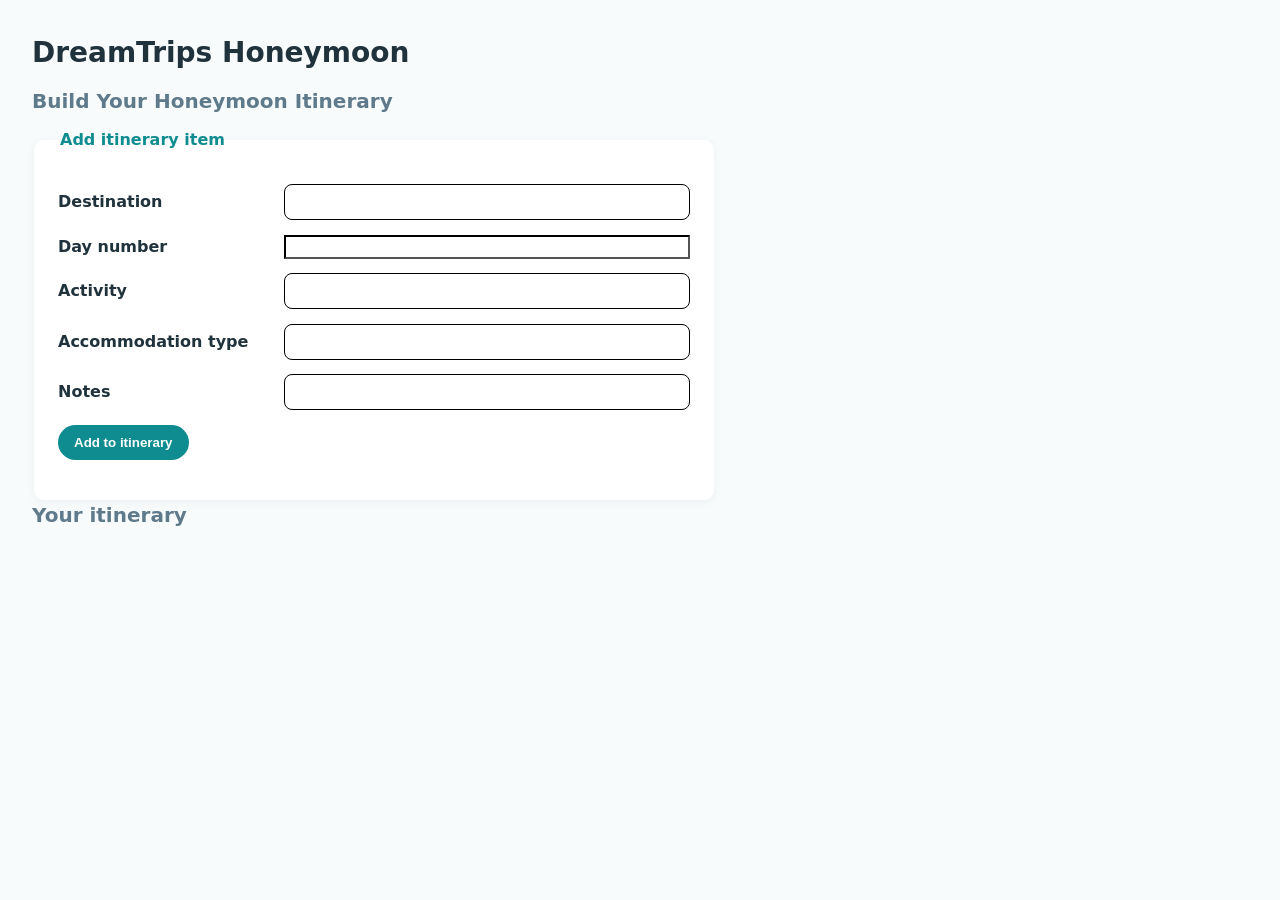
<file: Honeymoon homework/index.html>
<!DOCTYPE html>
<html lang="en-GB">
<head>
  <meta charset="UTF-8">
  <meta name="viewport" content="width=device-width, initial-scale=1">
  <title>DreamTrips Honeymoon</title>
  <link rel="stylesheet" href="static/style.css">
</head>
<body>

<header>
  <h1>DreamTrips Honeymoon</h1>
  <h2>Build Your Honeymoon Itinerary</h2>
</header>

<main>

<form id="itinerary-form" novalidate>
  <fieldset>
    <legend>Add itinerary item</legend>

    <div class="form-row">
      <label for="destination">Destination</label>
      <input id="destination" type="text" required maxlength="100">
    </div>

    <div class="form-row">
      <label for="day_number">Day number</label>
      <input id="day_number" type="number" required min="1" max="60">
    </div>

    <div class="form-row">
      <label for="activity">Activity</label>
      <input id="activity" type="text" required maxlength="100">
    </div>

    <div class="form-row">
      <label for="accommodation">Accommodation type</label>
      <input id="accommodation" type="text" required maxlength="50">
    </div>

    <div class="form-row">
      <label for="notes">Notes</label>
      <input id="notes" type="text" required minlength="10" maxlength="200">
    </div>

    <button type="submit">Add to itinerary</button>
    <p id="formMessage" aria-live="polite"></p>
  </fieldset>
</form>

<h2>Your itinerary</h2>
<ul id="itinerary-list"></ul>

</main>

<script src="static/app.js"></script>
</body>
</html>
</file>
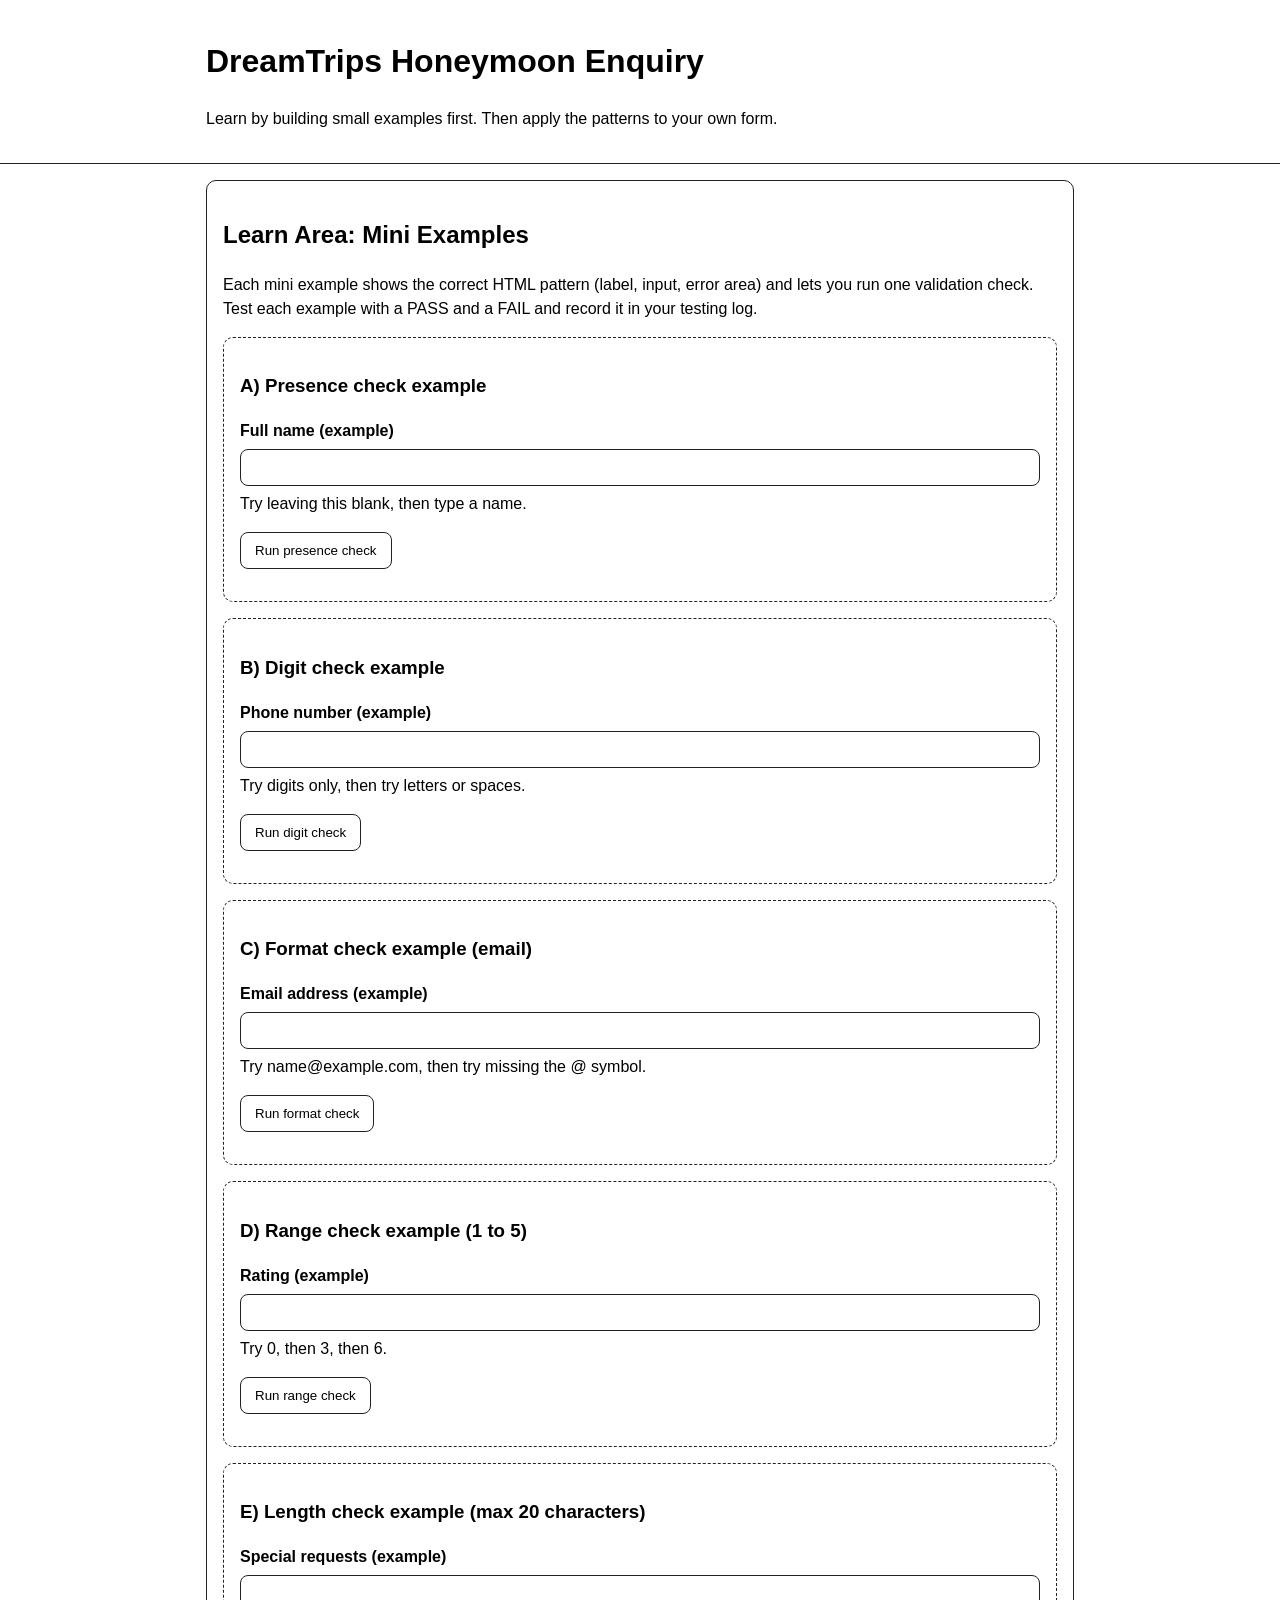
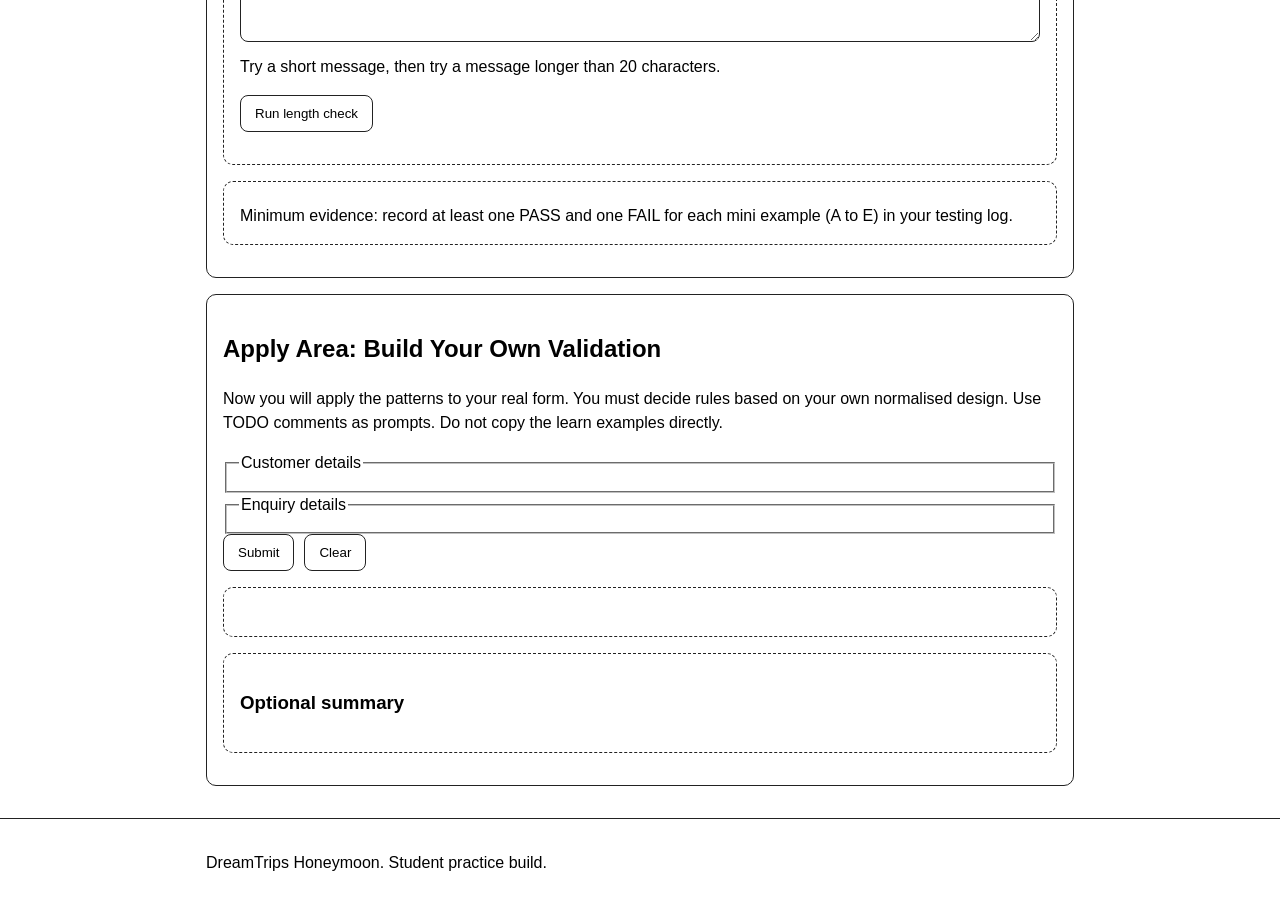
<file: Week Eight/WEEK 08 - The web form and validation/Week 08 - DreamTips HoneyMoon/index.html>
<!DOCTYPE html>
<html lang="en-GB">
<head>
  <meta charset="utf-8">
  <meta http-equiv="X-UA-Compatible" content="IE=edge">
  <meta name="viewport" content="width=device-width, initial-scale=1">
  <title>DreamTrips Honeymoon Enquiry | DreamTrips Honeymoon</title>

  <!-- Primary SEO Meta Tags -->
  <meta name="description" content="DreamTrips Honeymoon enquiry form — plan your perfect honeymoon. Submit enquiry details, preferred destination, budget and travel dates. Student practice build.">
  <meta name="keywords" content="honeymoon, honeymoon enquiry, honeymoon packages, DreamTrips, travel enquiry, honeymoon planning, romantic getaway">
  <meta name="author" content="DreamTrips Honeymoon">
  <meta name="robots" content="index, follow">

  <!-- Canonical (replace with your real URL when publishing) -->
  <link rel="canonical" href="https://example.com/">

  <!-- Open Graph / Facebook -->
  <meta property="og:site_name" content="DreamTrips Honeymoon">
  <meta property="og:title" content="DreamTrips Honeymoon Enquiry">
  <meta property="og:description" content="Plan your perfect honeymoon — submit an enquiry with dates, destination and budget.">
  <meta property="og:type" content="website">
  <meta property="og:url" content="https://example.com/">
  <meta property="og:image" content="https://example.com/static/og-image.jpg">

  <!-- Twitter -->
  <meta name="twitter:card" content="summary_large_image">
  <meta name="twitter:title" content="DreamTrips Honeymoon Enquiry">
  <meta name="twitter:description" content="Plan your perfect honeymoon — submit an enquiry with dates, destination and budget.">

  <!-- Mobile / Theme -->
  <meta name="theme-color" content="#ffffff">

  <link rel="stylesheet" href="static/style.css">
</head>
<body>
  <a class="skip-link" href="#mainContent">Skip to main content</a>

  <header class="site-header">
    <div class="container">
      <h1>DreamTrips Honeymoon Enquiry</h1>
      <p class="lead">Learn by building small examples first. Then apply the patterns to your own form.</p>
    </div>
  </header>

  <main id="mainContent" class="container">

    <!-- ===================== -->
    <!-- LEARN AREA: HTML + ONE CHECK EACH -->
    <!-- ===================== -->
    <section class="card" aria-labelledby="learnHeading">
      <h2 id="learnHeading">Learn Area: Mini Examples</h2>
      <p class="lead">
        Each mini example shows the correct HTML pattern (label, input, error area) and lets you run one validation check.
        Test each example with a PASS and a FAIL and record it in your testing log.
      </p>

      <!-- A) Presence check -->
      <section class="card subtle" aria-labelledby="presenceHeading">
        <h3 id="presenceHeading">A) Presence check example</h3>

        <div class="field">
          <label for="learnPresence">Full name (example)</label>
          <input id="learnPresence" type="text" aria-describedby="learnPresenceHint">
          <p id="learnPresenceHint" class="hint">Try leaving this blank, then type a name.</p>
          <p id="learnPresenceError" class="error" aria-live="polite"></p>
        </div>

        <div class="actions">
          <button type="button" id="btnLearnPresence">Run presence check</button>
        </div>
      </section>

      <!-- B) Digit check -->
      <section class="card subtle" aria-labelledby="digitsHeading">
        <h3 id="digitsHeading">B) Digit check example</h3>

        <div class="field">
          <label for="learnDigits">Phone number (example)</label>
          <input id="learnDigits" type="tel" aria-describedby="learnDigitsHint">
          <p id="learnDigitsHint" class="hint">Try digits only, then try letters or spaces.</p>
          <p id="learnDigitsError" class="error" aria-live="polite"></p>
        </div>

        <div class="actions">
          <button type="button" id="btnLearnDigits">Run digit check</button>
        </div>
      </section>

      <!-- C) Format check -->
      <section class="card subtle" aria-labelledby="formatHeading">
        <h3 id="formatHeading">C) Format check example (email)</h3>

        <div class="field">
          <label for="learnFormat">Email address (example)</label>
          <input id="learnFormat" type="email" aria-describedby="learnFormatHint">
          <p id="learnFormatHint" class="hint">Try name@example.com, then try missing the @ symbol.</p>
          <p id="learnFormatError" class="error" aria-live="polite"></p>
        </div>

        <div class="actions">
          <button type="button" id="btnLearnFormat">Run format check</button>
        </div>
      </section>

      <!-- D) Range check -->
      <section class="card subtle" aria-labelledby="rangeHeading">
        <h3 id="rangeHeading">D) Range check example (1 to 5)</h3>

        <div class="field">
          <label for="learnRange">Rating (example)</label>
          <input id="learnRange" type="number" inputmode="numeric" aria-describedby="learnRangeHint">
          <p id="learnRangeHint" class="hint">Try 0, then 3, then 6.</p>
          <p id="learnRangeError" class="error" aria-live="polite"></p>
        </div>

        <div class="actions">
          <button type="button" id="btnLearnRange">Run range check</button>
        </div>
      </section>

      <!-- E) Length check -->
      <section class="card subtle" aria-labelledby="lengthHeading">
        <h3 id="lengthHeading">E) Length check example (max 20 characters)</h3>

        <div class="field">
          <label for="learnLength">Special requests (example)</label>
          <textarea id="learnLength" rows="3" aria-describedby="learnLengthHint"></textarea>
          <p id="learnLengthHint" class="hint">Try a short message, then try a message longer than 20 characters.</p>
          <p id="learnLengthError" class="error" aria-live="polite"></p>
        </div>

        <div class="actions">
          <button type="button" id="btnLearnLength">Run length check</button>
        </div>
      </section>

      <section class="card subtle" aria-label="Learn area reminder">
        <p class="hint">
          Minimum evidence: record at least one PASS and one FAIL for each mini example (A to E) in your testing log.
        </p>
      </section>
    </section>

    <!-- ===================== -->
    <!-- APPLY AREA: STUDENTS BUILD FROM SCRATCH -->
    <!-- ===================== -->
    <section class="card" aria-labelledby="applyHeading">
      <h2 id="applyHeading">Apply Area: Build Your Own Validation</h2>
      <p class="lead">
        Now you will apply the patterns to your real form. You must decide rules based on your own normalised design.
        Use TODO comments as prompts. Do not copy the learn examples directly.
      </p>

<form id="enquiryForm" novalidate>
  <!-- APPLY AREA: BUILD FROM YOUR OWN NORMALISED TABLES -->
  <!-- You must design your own form fields based on your 3NF design.
       This form is for collecting / retrieving customer enquiry data.
       Do NOT copy the Learn Area fields. Build your own. -->

  <!-- STEP 1: Decide your tables and relationships (from Part 2 normalisation).
       Example idea only: Customers table, Enquiries table, Destinations table, etc.
       Your form fields should match your chosen columns. -->

  <!-- STEP 2: Build your form using semantic and accessible patterns:
       - Use fieldset + legend to group related inputs
       - Every input must have a label linked using for and id
       - Add an error <p> near each input with aria-live="polite"
       - Use correct input types (email, tel, date, number)
       - Keep keyboard tab order sensible -->

  <!-- REQUIRED MINIMUM: Include inputs that allow the user to enter a new enquiry.
       You must include at least:
       - One customer identifier (for retrieval or linking), e.g. email or customer ID
       - Enough enquiry details to match your enquiry table
       - At least one field that links to a related table (foreign key), e.g. destination -->

  <!-- TODO: Create your own fieldsets below based on your 3NF design -->

  <fieldset>
    <legend>Customer details</legend>
    <!-- TODO: Add your customer fields here based on your Customer table -->
    <!-- Example prompts:
         - Customer identifier to retrieve or match a customer
         - Full name if your design includes it
         - Contact method fields that match your columns -->
  </fieldset>

  <fieldset>
    <legend>Enquiry details</legend>
    <!-- TODO: Add your enquiry fields here based on your Enquiry/Booking table -->
    <!-- Example prompts:
         - Date fields
         - Number fields (nights, budget)
         - A rating if your design includes it
         - A text area for notes/special requests if your design includes it -->
  </fieldset>

  <div class="actions">
    <!-- TODO: Rename buttons if your scenario needs it -->
    <button type="submit">Submit</button>
    <button type="reset">Clear</button>
  </div>

  <!-- STATUS AREA -->
  <section class="card subtle" aria-label="Form status">
    <!-- TODO: Update this with JavaScript to show success or overall form messages -->
    <p id="formStatus" class="status" aria-live="polite"></p>
  </section>

  <!-- OPTIONAL CHALLENGE AREA -->
  <section class="card subtle" aria-label="Optional dynamic output">
    <!-- TODO: Use JavaScript to update this area based on user choices -->
    <h3>Optional summary</h3>
    <p id="dynamicSummary" class="summary" aria-live="polite"></p>
  </section>
</form>

    </section>

  </main>

  <footer class="site-footer">
    <div class="container">
      <p>DreamTrips Honeymoon. Student practice build.</p>
    </div>
  </footer>

  <script src="static/app.js"></script>
</body>
</html>
</file>
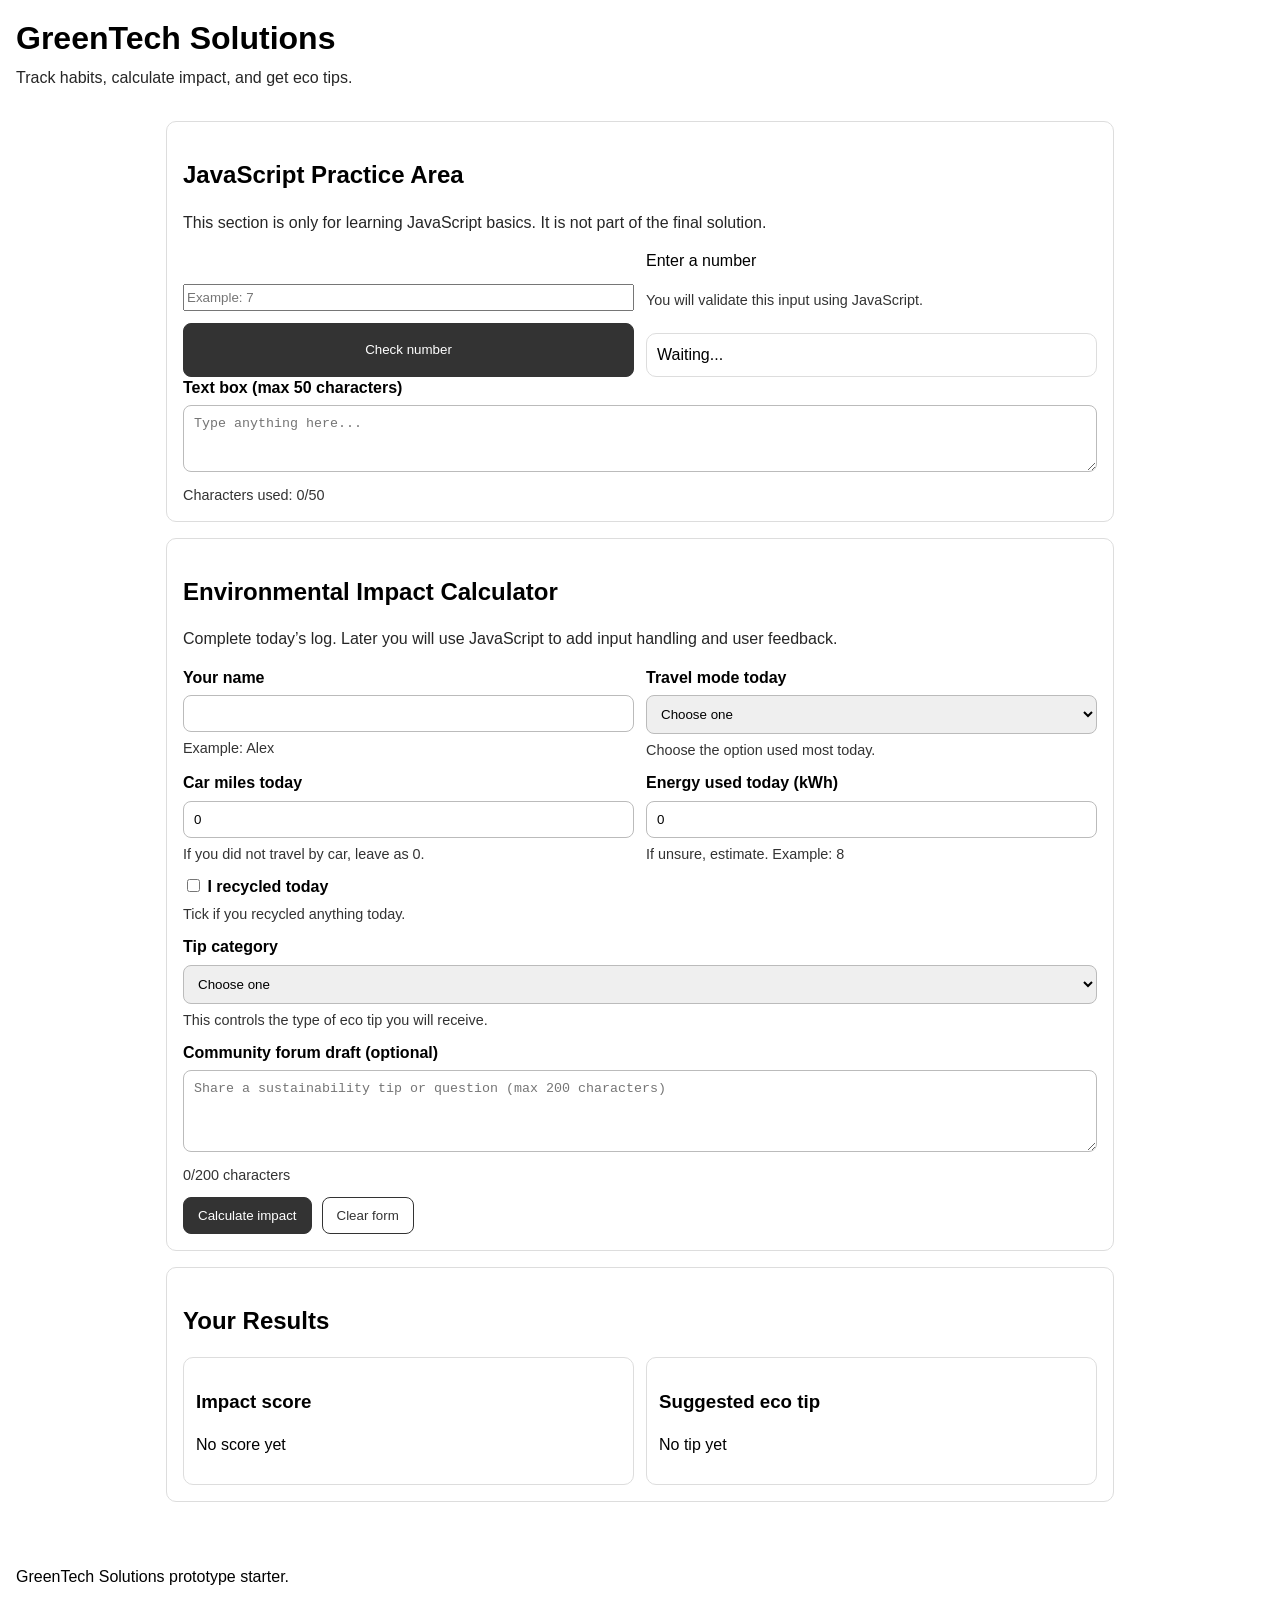
<file: Week Five/WEEK 05 - JS Fundamentals/Week 05 - GreenTech/index.html>
<!DOCTYPE html>
<html lang="en-GB">
<head>
  <meta charset="utf-8">
  <meta name="viewport" content="width=device-width, initial-scale=1">
  <title>GreenTech Solutions: Sustainability Tracker</title>
  <link rel="stylesheet" href="static/style.css">
</head>

<body>
  <header class="site-header">
    <h1>GreenTech Solutions</h1>
    <p class="tagline">Track habits, calculate impact, and get eco tips.</p>
  </header>

  <main class="container">

    <!-- ===================================================== -->
    <!-- PRACTICE AREA: Bland section for learning JavaScript   -->
    <!-- ===================================================== -->
    <section class="card">
      <h2>JavaScript Practice Area</h2>
      <p class="help-text">
        This section is only for learning JavaScript basics. It is not part of the final solution.
      </p>

      <div class="grid">
          
          <div class="field"></div>
          <label for="demoNumber">Enter a number</label>
          <input type="text" id="demoNumber" placeholder="Example: 7">
          <p class="field-hint">You will validate this input using JavaScript.</p>

          <button id="demoBtn" type="button">Check number</button>
          

          <p id="demoResult" class="output-box">Waiting...</p>
        </div>

        <div class="field field-wide">
          <label for="demoText">Text box (max 50 characters)</label>
          <textarea id="demoText" rows="3" maxlength="50" placeholder="Type anything here..."></textarea>
          <p class="field-hint">
            Characters used: <span id="demoCharCount">0</span>/50
          </p>
        </div>
      </div>
    </section>

    <!-- ===================================================== -->
    <!-- GREENTECH AREA: Students apply the same patterns later -->
    <!-- ===================================================== -->
    <section class="card">
      <h2>Environmental Impact Calculator</h2>
      <p class="help-text">
        Complete today’s log. Later you will use JavaScript to add input handling and user feedback.
      </p>

      <form id="impactForm" novalidate>
        <div class="grid">
          <div class="field">
            <label for="fullName">Your name</label>
            <input type="text" id="fullName" name="fullName" autocomplete="name">
            <p class="field-hint">Example: Alex</p>
          </div>

          <div class="field">
            <label for="travelMode">Travel mode today</label>
            <select id="travelMode" name="travelMode">
              <option value="">Choose one</option>
              <option value="walk">Walk</option>
              <option value="cycle">Cycle</option>
              <option value="bus">Bus</option>
              <option value="car">Car</option>
            </select>
            <p class="field-hint">Choose the option used most today.</p>
          </div>

          <div class="field">
            <label for="carMiles">Car miles today</label>
            <input type="number" id="carMiles" name="carMiles" min="0" step="1" value="0">
            <p class="field-hint">If you did not travel by car, leave as 0.</p>
          </div>

          <div class="field">
            <label for="energyKwh">Energy used today (kWh)</label>
            <input type="number" id="energyKwh" name="energyKwh" min="0" step="1" value="0">
            <p class="field-hint">If unsure, estimate. Example: 8</p>
          </div>

          <div class="field field-wide">
            <label class="checkbox-line">
              <input type="checkbox" id="recycled" name="recycled">
              I recycled today
            </label>
            <p class="field-hint">Tick if you recycled anything today.</p>
          </div>

          <div class="field field-wide">
            <label for="tipCategory">Tip category</label>
            <select id="tipCategory" name="tipCategory">
              <option value="">Choose one</option>
              <option value="travel">Travel</option>
              <option value="energy">Energy</option>
              <option value="waste">Waste</option>
            </select>
            <p class="field-hint">This controls the type of eco tip you will receive.</p>
          </div>

          <div class="field field-wide">
            <label for="forumPost">Community forum draft (optional)</label>
            <textarea id="forumPost" name="forumPost" rows="4" maxlength="200"
              placeholder="Share a sustainability tip or question (max 200 characters)"></textarea>
            <p class="field-hint">
              <span id="charCount">0</span>/200 characters
            </p>
          </div>
        </div>

        <div class="button-row">
          <button type="submit" id="calcBtn">Calculate impact</button>
          <button type="button" id="clearBtn" class="secondary">Clear form</button>
        </div>
      </form>

      <div id="messageArea" class="message" aria-live="polite"></div>
    </section>

    <section class="card">
      <h2>Your Results</h2>
      <div class="results-grid">
        <div class="result-box">
          <h3>Impact score</h3>
          <p id="impactScore">No score yet</p>
        </div>

        <div class="result-box">
          <h3>Suggested eco tip</h3>
          <p id="ecoTip">No tip yet</p>
        </div>
      </div>
    </section>

  </main>

  <footer class="site-footer">
    <p>GreenTech Solutions prototype starter.</p>
  </footer>

  <script src="static/app.js"></script>
</body>
</html>
</file>
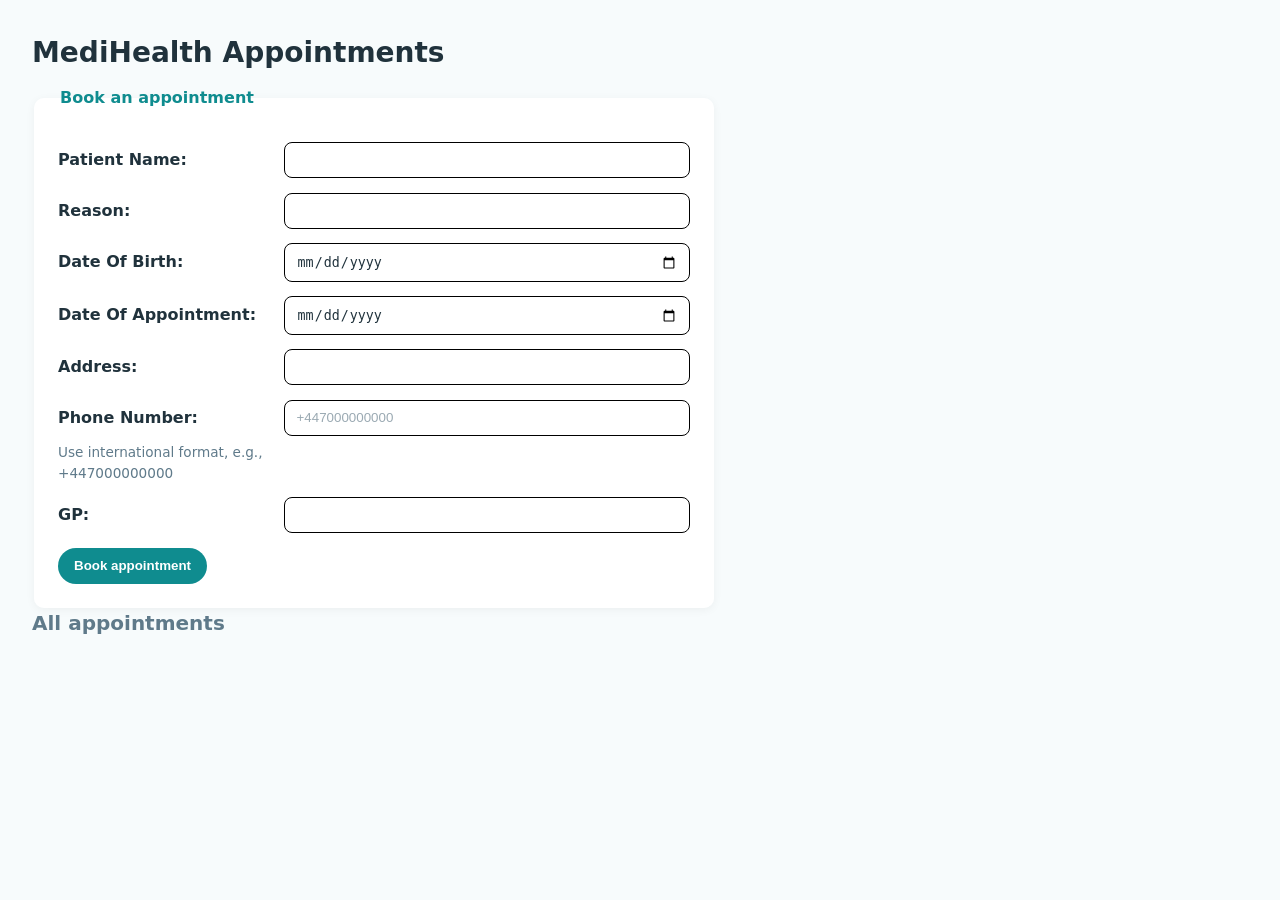
<file: Week One/WEEK 01 - Introduction to the OS and set up/WK1 Medihealth/index.html>
<!DOCTYPE html>
<html lang="en-GB">
<head>
  <meta charset="UTF-8">
  <meta name="viewport" content="width=device-width, initial-scale=1">
  <title>MediHealth Appointments</title>
  <link rel="stylesheet" href="static/style.css">
</head>
<body>
  <h1>MediHealth Appointments</h1>

  <!-- Appointment form -->
  <form id="appointment-form" novalidate>
    <fieldset>
      <legend>Book an appointment</legend>

      <div class="form-row">
        <label for="patient_name">Patient Name:</label>
        <input id="patient_name" name="patient_name" type="text" required autocomplete="name" maxlength="100">
      </div>

      <div class="form-row">
        <label for="patient_name">Reason:</label>
        <input id="Information_needed" name="Information_needed" type="text" required autocomplete="Information_needed" maxlength="100">
      </div>

      <div class="form-row">
        <label for="date_of_birth">Date Of Birth:</label>
        <input id="date_of_birth" name="date_of_birth" type="date" required>
      </div>

      <div class="form-row">
        <label for="date_of_appointment">Date Of Appointment:</label>
        <input id="date_of_appointment" name="date_of_appointment" type="date" required>
      </div>

      <div class="form-row">
        <label for="address">Address:</label>
        <input id="address" name="address" type="text" required autocomplete="street-address" maxlength="200">
      </div>

      <div class="form-row">
        <label for="phone_number">Phone Number:</label>
        <input
          id="phone_number"
          name="phone_number"
          type="tel"
          required
          placeholder="+447000000000"
          inputmode="tel"
          pattern="^\+?[0-9]{7,15}$"
          maxlength="15"
          autocomplete="tel"
          aria-describedby="phone_help">
        <small id="phone_help">Use international format, e.g., +447000000000</small>
      </div>

      <div class="form-row">
        <label for="gp">GP:</label>
        <input id="gp" name="gp" type="text" required maxlength="50" autocomplete="organization">
      </div>

      <button type="submit">Book appointment</button>
    </fieldset>
  </form>

  <h2>All appointments</h2>
  <ul id="appointments-list" aria-live="polite"></ul>


  <!-- Load your JavaScript from the static folder -->
  <script src="static/app.js"></script>
</body>
</html>
</file>
<file: Honeymoon homework/static/style.css>
/* Base */
:root{
  --bg:#f7fbfc;        /* soft clinic-like background */
  --card:#ffffff;
  --text:#20323c;
  --muted:#5f7a8a;
  --brand:#0f8c8f;     /* teal */
  --brand-d:#0a6c6e;
  --danger:#000000;
  --ring:#3cccd0;
  --radius:10px;
  --space:1rem;
}
*{box-sizing:border-box}
html{font:16px/1.5 system-ui,-apple-system,Segoe UI,Roboto,Arial,sans-serif}
body{margin:0;background:var(--bg);color:var(--text);padding:2rem}
h1,h2{margin:0 0 .75rem;font-weight:700}
h1{font-size:1.75rem}
h2{font-size:1.25rem;color:var(--muted)}
ul{list-style:none;padding:0;margin:0}

/* Card-like area for form */
fieldset{
  border:0;
  background:var(--card);
  border-radius:var(--radius);
  box-shadow:0 2px 10px rgba(0,0,0,.05);
  padding:clamp(1rem,3vw,1.5rem);
  max-width:680px;
}
legend{
  font-weight:600;
  color:var(--brand);
  margin-bottom:.5rem;
}

/* Form layout */
.form-row{
  display:grid;
  grid-template-columns: 1fr;
  gap:.4rem;
  margin-bottom:.9rem;
}
label{font-weight:600}
input[type="text"],
input[type="date"],
input[type="tel"]{
  width:100%;
  padding:.6rem .7rem;
  border:1px solid #c9d6dc;
  border-radius:8px;
  background:#fff;
  color:inherit;
}
input::placeholder{color:#9aa9b2}
small{color:var(--muted);font-size:.85rem}

/* Focus + invalid */
input:focus{
  outline:2px solid var(--ring);
  outline-offset:2px;
  border-color:var(--brand);
  box-shadow:0 0 0 3px rgba(63,204,208,.25);
}
input:invalid{border-color:var(--danger)}

/* Button */
button{
  appearance:none;
  border:0;
  border-radius:999px;
  background:var(--brand);
  color:#fff;
  padding:.65rem 1rem;
  font-weight:600;
  cursor:pointer;
}
button:hover{background:var(--brand-d)}
button:focus{outline:3px solid var(--ring);outline-offset:3px}

/* Appointments list */
#appointments-list{
  margin-top:1rem;
  max-width:680px;
}
#appointments-list li{
  background:var(--card);
  border:1px solid #e6eef2;
  border-radius:8px;
padding:.7rem;
  margin:.5rem 0;
}

/* Accessibility helpers */
@media (prefers-reduced-motion: reduce){
  *{animation:none!important;transition:none!important}
}
@media (min-width:640px){
  .form-row{grid-template-columns: 220px 1fr}
  .form-row label{align-self:center}
}
</file>
<file: Week Eight/WEEK 08 - The web form and validation/Week 08 - DreamTips HoneyMoon/static/style.css>
:root {
  --space: 16px;
  --radius: 10px;
  --border: 1px solid #222;
}

* {
  box-sizing: border-box;
}

body {
  margin: 0;
  font-family: Arial, sans-serif;
  line-height: 1.5;
}

.container {
  max-width: 900px;
  margin: 0 auto;
  padding: var(--space);
}

.site-header,
.site-footer {
  border-bottom: var(--border);
}

.site-footer {
  border-top: var(--border);
  border-bottom: none;
}

.lead {
  margin-top: 6px;
}

.card {
  border: var(--border);
  border-radius: var(--radius);
  padding: var(--space);
  margin: 0 0 var(--space) 0;
}

.card.subtle {
  border-style: dashed;
}

.field {
  margin-bottom: var(--space);
}

label {
  display: block;
  font-weight: 700;
  margin-bottom: 6px;
}

input,
select,
textarea {
  width: 100%;
  padding: 10px;
  border: var(--border);
  border-radius: 8px;
}

.hint {
  margin: 6px 0 0 0;
}

.error {
  margin: 6px 0 0 0;
  font-weight: 700;
}

.status {
  font-weight: 700;
}

.actions {
  display: flex;
  gap: 10px;
  flex-wrap: wrap;
  margin: 0 0 var(--space) 0;
}

button {
  padding: 10px 14px;
  border: var(--border);
  border-radius: 8px;
  background: #fff;
  cursor: pointer;
}

button:hover {
  background: #f2f2f2;
}

button:focus,
input:focus,
select:focus,
textarea:focus {
  outline: 3px solid #000;
  outline-offset: 2px;
}

.skip-link {
  position: absolute;
  left: -999px;
  top: 10px;
  padding: 10px;
  border: var
}
</file>
<file: Week Five/WEEK 05 - JS Fundamentals/Week 05 - GreenTech/static/style.css>
/* Starter CSS: clean and simple. Students can customise later. */

* { box-sizing: border-box; }

body {
  margin: 0;
  font-family: Arial, Helvetica, sans-serif;
  line-height: 1.4;
}

.site-header, .site-footer {
  padding: 16px;
}

.site-header h1 {
  margin: 0 0 6px 0;
}

.tagline {
  margin: 0;
  opacity: 0.85;
}

.container {
  padding: 16px;
  max-width: 980px;
  margin: 0 auto;
}

.card {
  border: 1px solid #ddd;
  border-radius: 10px;
  padding: 16px;
  margin-bottom: 16px;
}

.help-text {
  margin-top: 0;
  opacity: 0.85;
}

.grid {
  display: grid;
  grid-template-columns: 1fr;
  gap: 12px;
}

.field label {
  display: block;
  font-weight: 600;
  margin-bottom: 6px;
}

.checkbox-line {
  font-weight: 600;
}

.field input[type="text"],
.field input[type="number"],
.field select,
.field textarea {
  width: 100%;
  padding: 10px;
  border: 1px solid #bbb;
  border-radius: 8px;
}

.field-hint {
  margin: 6px 0 0 0;
  font-size: 0.9rem;
  opacity: 0.8;
}

.field-wide {
  grid-column: 1 / -1;
}

.button-row {
  display: flex;
  gap: 10px;
  margin-top: 12px;
  flex-wrap: wrap;
}

button {
  padding: 10px 14px;
  border-radius: 8px;
  border: 1px solid #333;
  background: #333;
  color: #fff;
  cursor: pointer;
}

button.secondary {
  background: #fff;
  color: #333;
}

.output-box {
  margin: 10px 0 0 0;
  padding: 10px;
  border: 1px solid #ddd;
  border-radius: 10px;
}

.results-grid {
  display: grid;
  grid-template-columns: 1fr;
  gap: 12px;
}

.result-box {
  border: 1px solid #ddd;
  border-radius: 10px;
  padding: 12px;
}

/* Simple responsive improvement */
@media (min-width: 700px) {
  .grid { grid-template-columns: 1fr 1fr; }
  .results-grid { grid-template-columns: 1fr 1fr; }
}
</file>
<file: Week One/WEEK 01 - Introduction to the OS and set up/WK1 Medihealth/static/style.css>
/* Base */
:root{
  --bg:#f7fbfc;        /* soft clinic-like background */
  --card:#ffffff;
  --text:#20323c;
  --muted:#5f7a8a;
  --brand:#0f8c8f;     /* teal */
  --brand-d:#0a6c6e;
  --danger:#000000;
  --ring:#3cccd0;
  --radius:10px;
  --space:1rem;
}
*{box-sizing:border-box}
html{font:16px/1.5 system-ui,-apple-system,Segoe UI,Roboto,Arial,sans-serif}
body{margin:0;background:var(--bg);color:var(--text);padding:2rem}
h1,h2{margin:0 0 .75rem;font-weight:700}
h1{font-size:1.75rem}
h2{font-size:1.25rem;color:var(--muted)}
ul{list-style:none;padding:0;margin:0}

/* Card-like area for form */
fieldset{
  border:0;
  background:var(--card);
  border-radius:var(--radius);
  box-shadow:0 2px 10px rgba(0,0,0,.05);
  padding:clamp(1rem,3vw,1.5rem);
  max-width:680px;
}
legend{
  font-weight:600;
  color:var(--brand);
  margin-bottom:.5rem;
}

/* Form layout */
.form-row{
  display:grid;
  grid-template-columns: 1fr;
  gap:.4rem;
  margin-bottom:.9rem;
}
label{font-weight:600}
input[type="text"],
input[type="date"],
input[type="tel"]{
  width:100%;
  padding:.6rem .7rem;
  border:1px solid #c9d6dc;
  border-radius:8px;
  background:#fff;
  color:inherit;
}
input::placeholder{color:#9aa9b2}
small{color:var(--muted);font-size:.85rem}

/* Focus + invalid */
input:focus{
  outline:2px solid var(--ring);
  outline-offset:2px;
  border-color:var(--brand);
  box-shadow:0 0 0 3px rgba(63,204,208,.25);
}
input:invalid{border-color:var(--danger)}

/* Button */
button{
  appearance:none;
  border:0;
  border-radius:999px;
  background:var(--brand);
  color:#fff;
  padding:.65rem 1rem;
  font-weight:600;
  cursor:pointer;
}
button:hover{background:var(--brand-d)}
button:focus{outline:3px solid var(--ring);outline-offset:3px}

/* Appointments list */
#appointments-list{
  margin-top:1rem;
  max-width:680px;
}
#appointments-list li{
  background:var(--card);
  border:1px solid #e6eef2;
  border-radius:8px;
padding:.7rem;
  margin:.5rem 0;
}

/* Accessibility helpers */
@media (prefers-reduced-motion: reduce){
  *{animation:none!important;transition:none!important}
}
@media (min-width:640px){
  .form-row{grid-template-columns: 220px 1fr}
  .form-row label{align-self:center}
}
</file>
